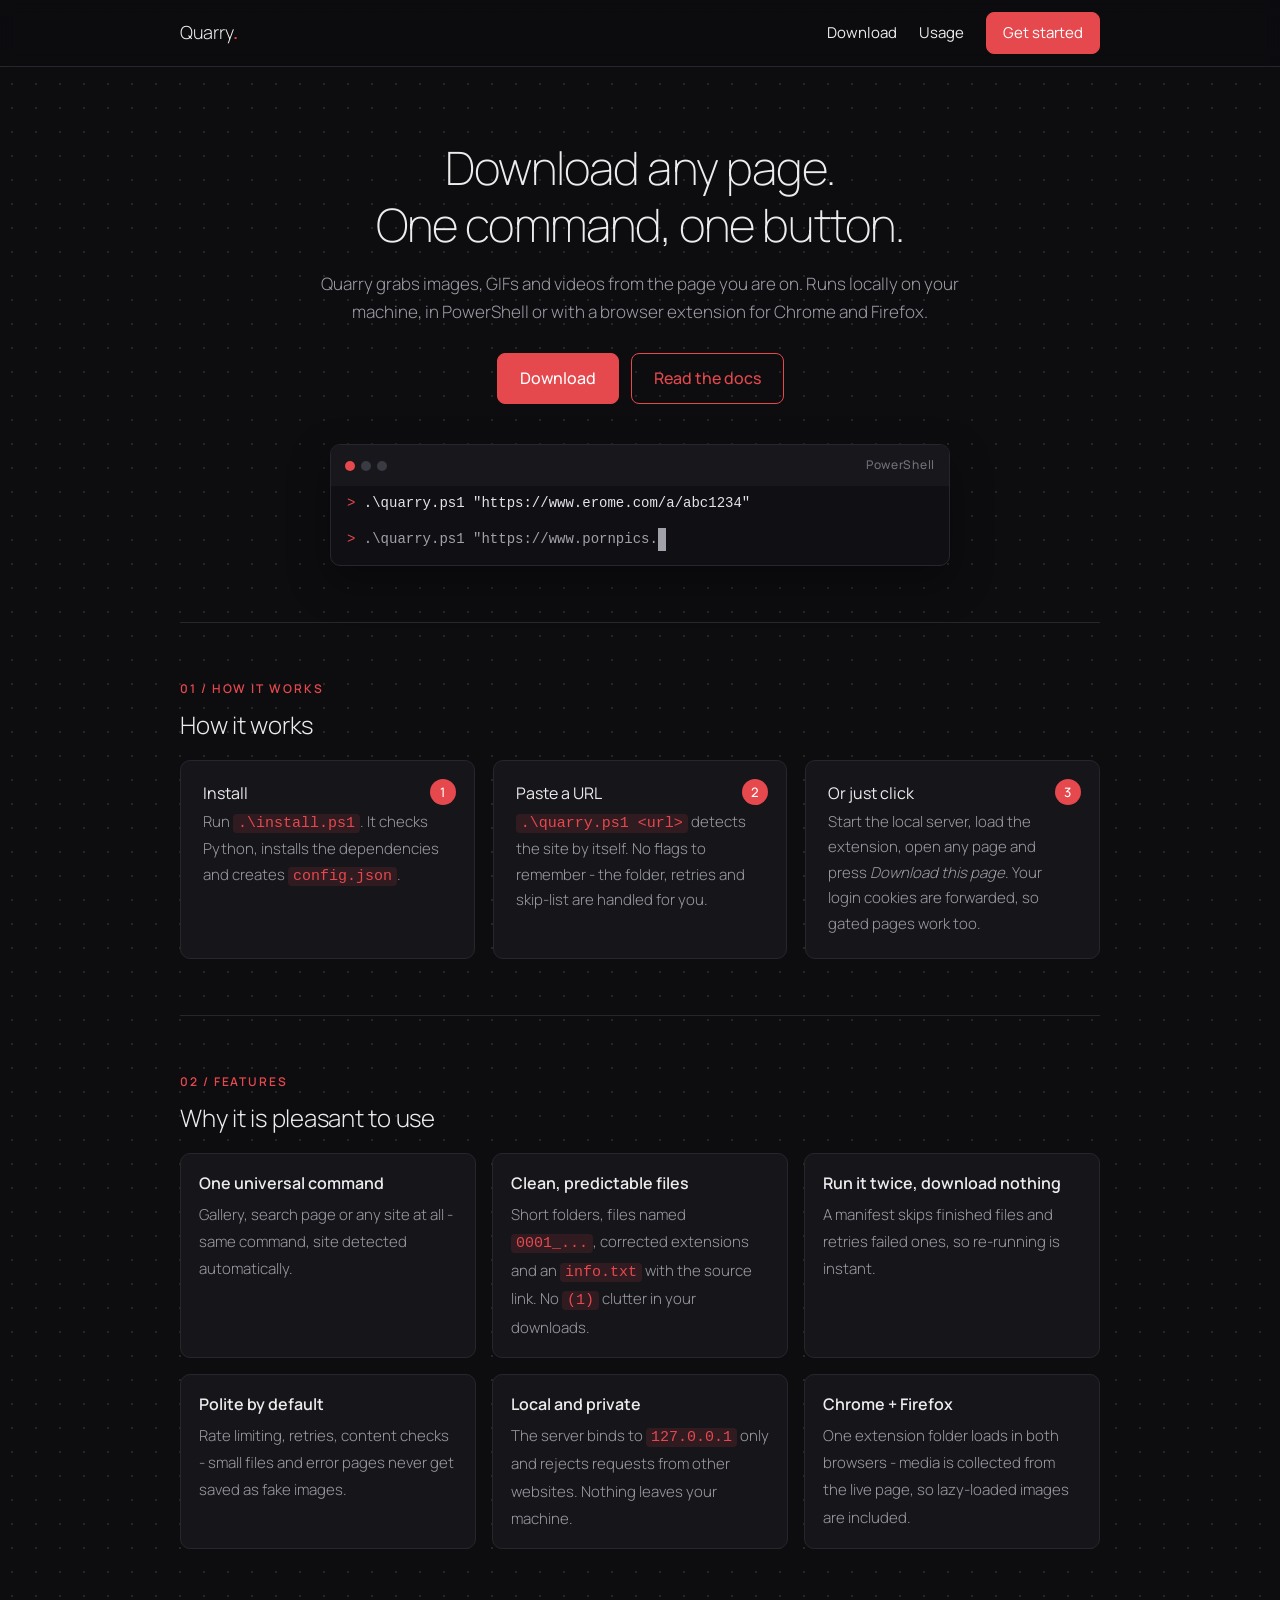
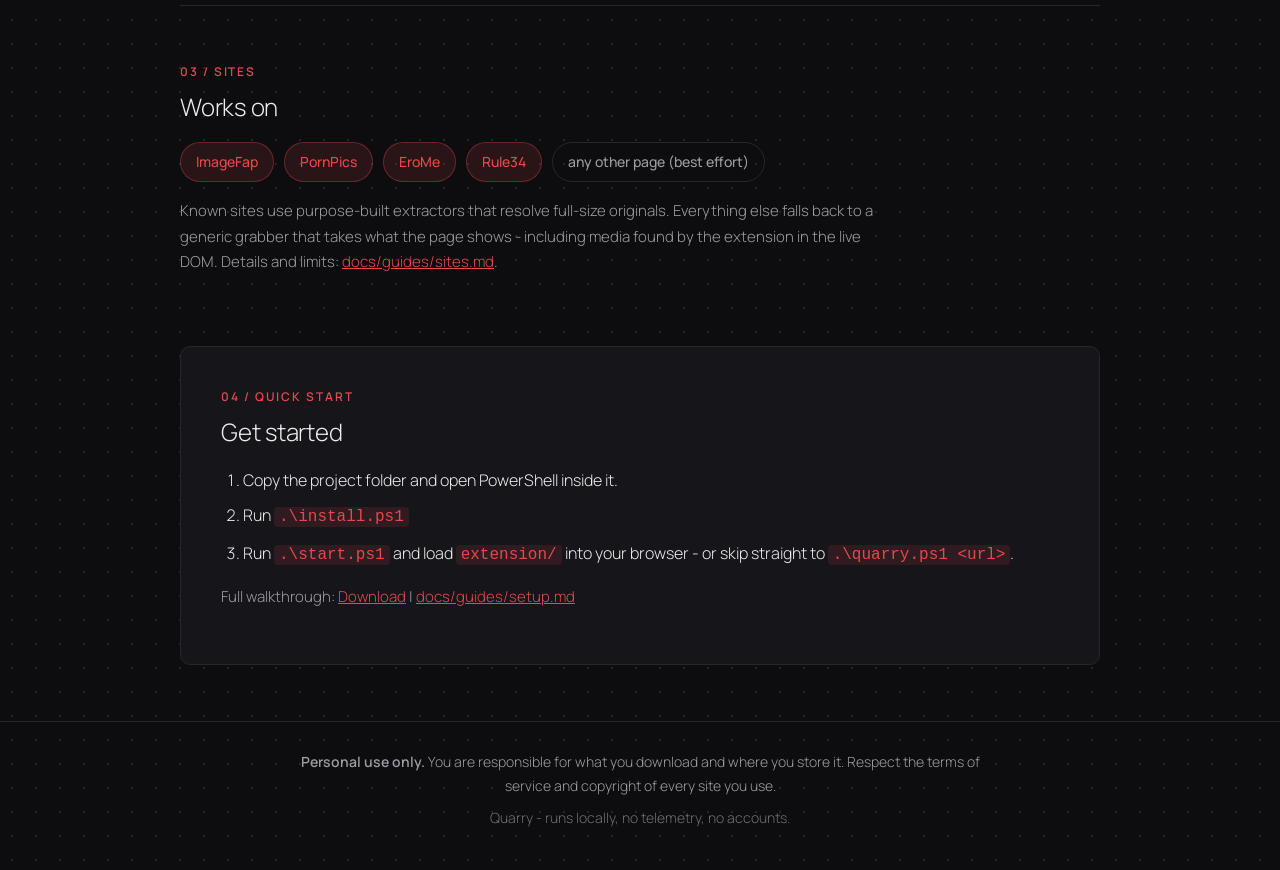
<file: docs/index.html>
<!DOCTYPE html>
<html lang="en">
<head>
  <meta charset="utf-8">
  <meta name="viewport" content="width=device-width, initial-scale=1">
  <meta name="color-scheme" content="dark">
  <title>Quarry - download any page</title>
  <meta name="description" content="Quarry: one PowerShell command or one browser button to download images, GIFs and videos from any page.">
  <link rel="icon" href="assets/img/favicon.svg" type="image/svg+xml">
  <link rel="preconnect" href="https://fonts.googleapis.com">
  <link rel="preconnect" href="https://fonts.gstatic.com" crossorigin>
  <link rel="stylesheet" href="https://fonts.googleapis.com/css2?family=Manrope:wght@200..800&display=swap">
  <link rel="stylesheet" href="assets/css/style.css">
</head>
<body>

  <header class="site-header">
    <nav class="nav">
      <a class="brand" href="index.html">Quarry<b>.</b></a>
      <button class="nav-toggle" id="navToggle" aria-label="Menu" aria-expanded="false">
        <span></span><span></span><span></span>
      </button>
      <ul class="nav-links" id="navLinks">
        <li><a href="download.html">Download</a></li>
        <li><a href="usage.html">Usage</a></li>
        <li><a class="btn btn-small" href="download.html">Get started</a></li>
      </ul>
    </nav>
  </header>

  <main>

    <section class="hero">
      <h1>Download any page.<br>One command, one button.</h1>
      <p class="lead">
        Quarry grabs images, GIFs and videos from the page you are on.
        Runs locally on your machine, in PowerShell or with a browser extension
        for Chrome and Firefox.
      </p>
      <div class="hero-actions">
        <a class="btn" href="download.html">Download</a>
        <a class="btn ghost" href="usage.html">Read the docs</a>
      </div>

      <div class="terminal" role="img" aria-label="Example command">
        <div class="terminal-bar">
          <span></span><span></span><span></span>
          <em>PowerShell</em>
        </div>
        <code><span class="prompt">&gt;</span> .\quarry.ps1 "https://www.erome.com/a/abc1234"</code>
        <code class="dim"><span class="prompt">&gt;</span> <span id="typedLine"></span><span class="caret">&nbsp;</span></code>
      </div>
    </section>

    <section class="cards" id="how">
      <p class="eyebrow">01 / How it works</p>
      <h2>How it works</h2>
      <div class="grid">
        <article class="card">
          <span class="step">1</span>
          <h3>Install</h3>
          <p>Run <code>.\install.ps1</code>. It checks Python, installs the
             dependencies and creates <code>config.json</code>.</p>
        </article>
        <article class="card">
          <span class="step">2</span>
          <h3>Paste a URL</h3>
          <p><code>.\quarry.ps1 &lt;url&gt;</code> detects the site by itself.
             No flags to remember - the folder, retries and skip-list are handled
             for you.</p>
        </article>
        <article class="card">
          <span class="step">3</span>
          <h3>Or just click</h3>
          <p>Start the local server, load the extension, open any page and press
             <em>Download this page</em>. Your login cookies are forwarded, so
             gated pages work too.</p>
        </article>
      </div>
    </section>

    <section class="features">
      <p class="eyebrow">02 / Features</p>
      <h2>Why it is pleasant to use</h2>
      <ul class="feature-list">
        <li>
          <strong>One universal command</strong>
          <span>Gallery, search page or any site at all - same command, site
                detected automatically.</span>
        </li>
        <li>
          <strong>Clean, predictable files</strong>
          <span>Short folders, files named <code>0001_...</code>, corrected
                extensions and an <code>info.txt</code> with the source link.
                No <code>(1)</code> clutter in your downloads.</span>
        </li>
        <li>
          <strong>Run it twice, download nothing</strong>
          <span>A manifest skips finished files and retries failed ones, so
                re-running is instant.</span>
        </li>
        <li>
          <strong>Polite by default</strong>
          <span>Rate limiting, retries, content checks - small files and error
                pages never get saved as fake images.</span>
        </li>
        <li>
          <strong>Local and private</strong>
          <span>The server binds to <code>127.0.0.1</code> only and rejects
                requests from other websites. Nothing leaves your machine.</span>
        </li>
        <li>
          <strong>Chrome + Firefox</strong>
          <span>One extension folder loads in both browsers - media is collected
                from the live page, so lazy-loaded images are included.</span>
        </li>
      </ul>
    </section>

    <section class="sites" id="sites">
      <p class="eyebrow">03 / Sites</p>
      <h2>Works on</h2>
      <ul class="site-tags">
        <li>ImageFap</li>
        <li>PornPics</li>
        <li>EroMe</li>
        <li>Rule34</li>
        <li class="muted">any other page (best effort)</li>
      </ul>
      <p class="note">
        Known sites use purpose-built extractors that resolve full-size
        originals. Everything else falls back to a generic grabber that takes
        what the page shows - including media found by the extension in the
        live DOM. Details and limits:
        <a href="guides/sites.md">docs/guides/sites.md</a>.
      </p>
    </section>

    <section class="cta" id="get-started">
      <p class="eyebrow">04 / Quick start</p>
      <h2>Get started</h2>
      <ol class="steps">
        <li>Copy the project folder and open PowerShell inside it.</li>
        <li>Run <code>.\install.ps1</code></li>
        <li>Run <code>.\start.ps1</code> and load <code>extension/</code>
            into your browser - or skip straight to
            <code>.\quarry.ps1 &lt;url&gt;</code>.</li>
      </ol>
      <p class="note">Full walkthrough: <a href="download.html">Download</a>
        | <a href="guides/setup.md">docs/guides/setup.md</a></p>
    </section>

  </main>

  <footer class="site-footer">
    <p>
      <strong>Personal use only.</strong> You are responsible for what you
      download and where you store it. Respect the terms of service and
      copyright of every site you use.
    </p>
    <p class="dim">Quarry - runs locally, no telemetry, no accounts.</p>
  </footer>

  <script src="assets/js/script.js"></script>
</body>
</html>
</file>
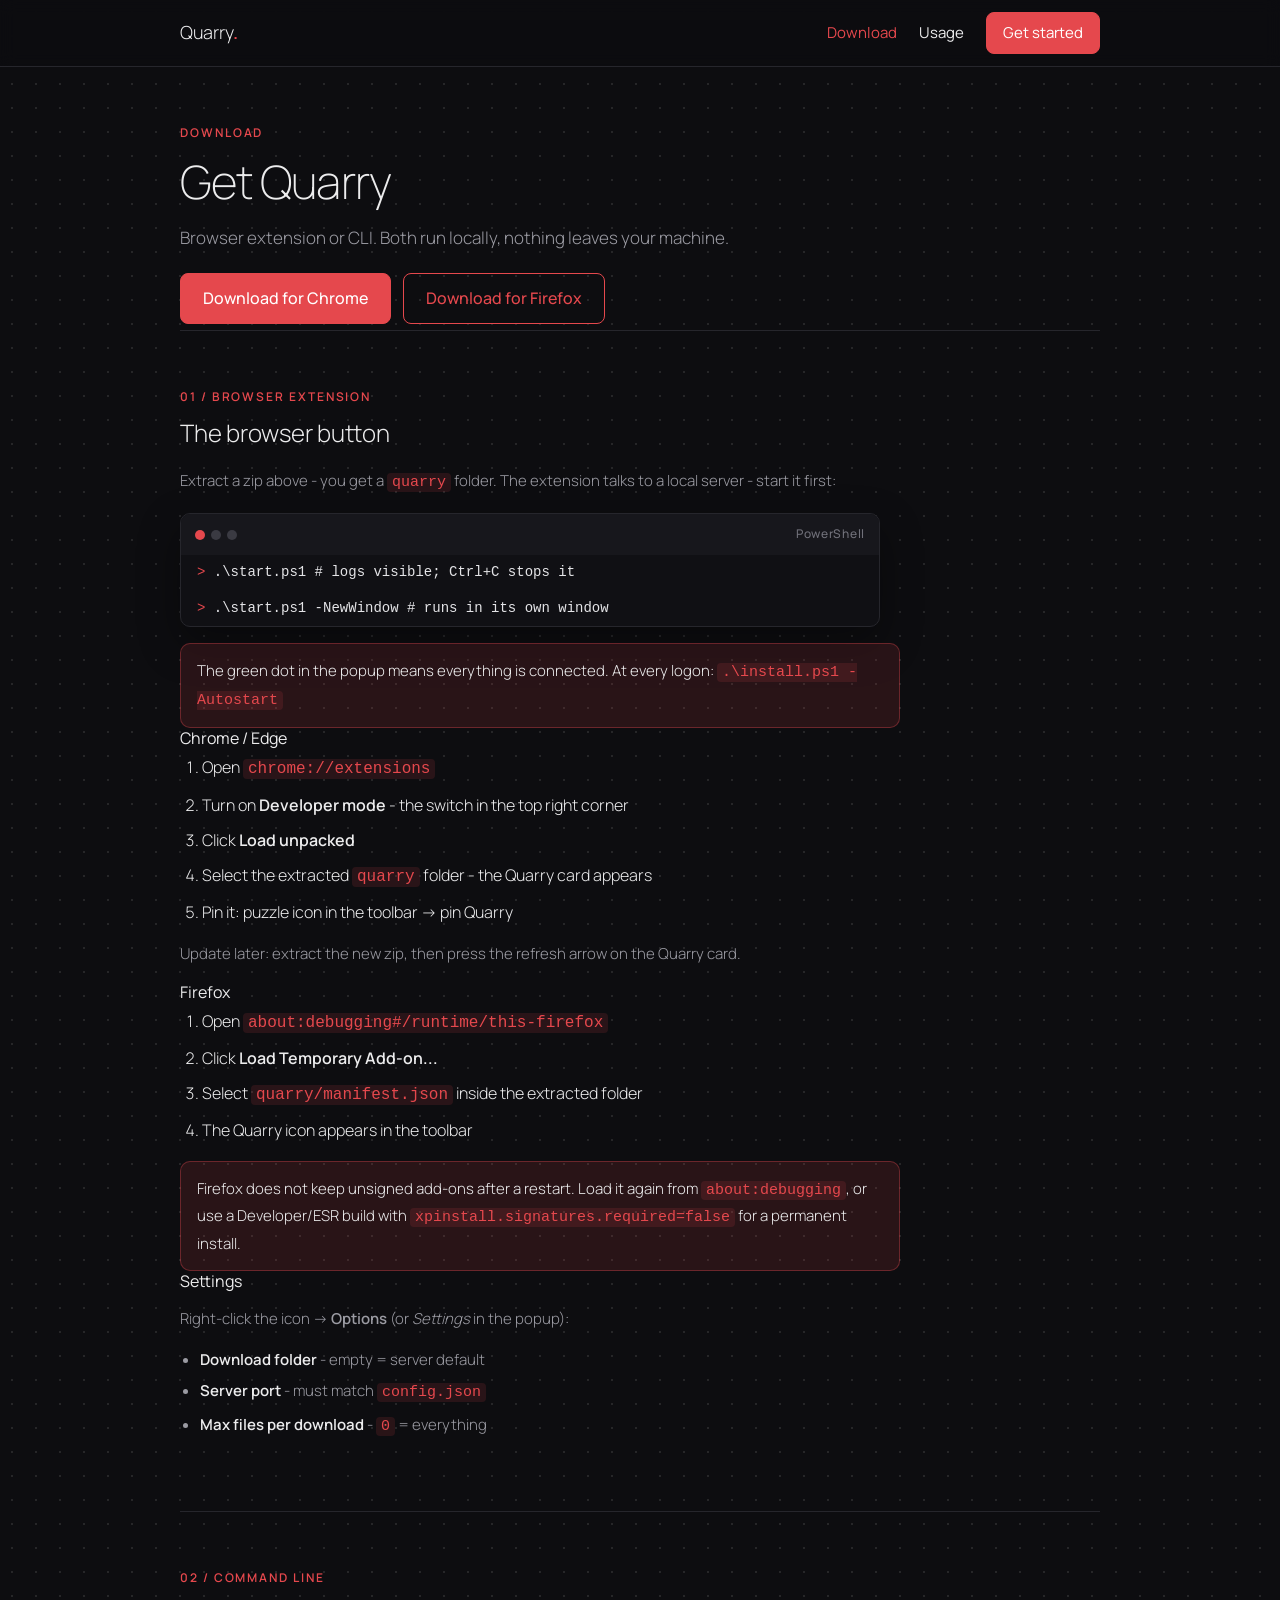
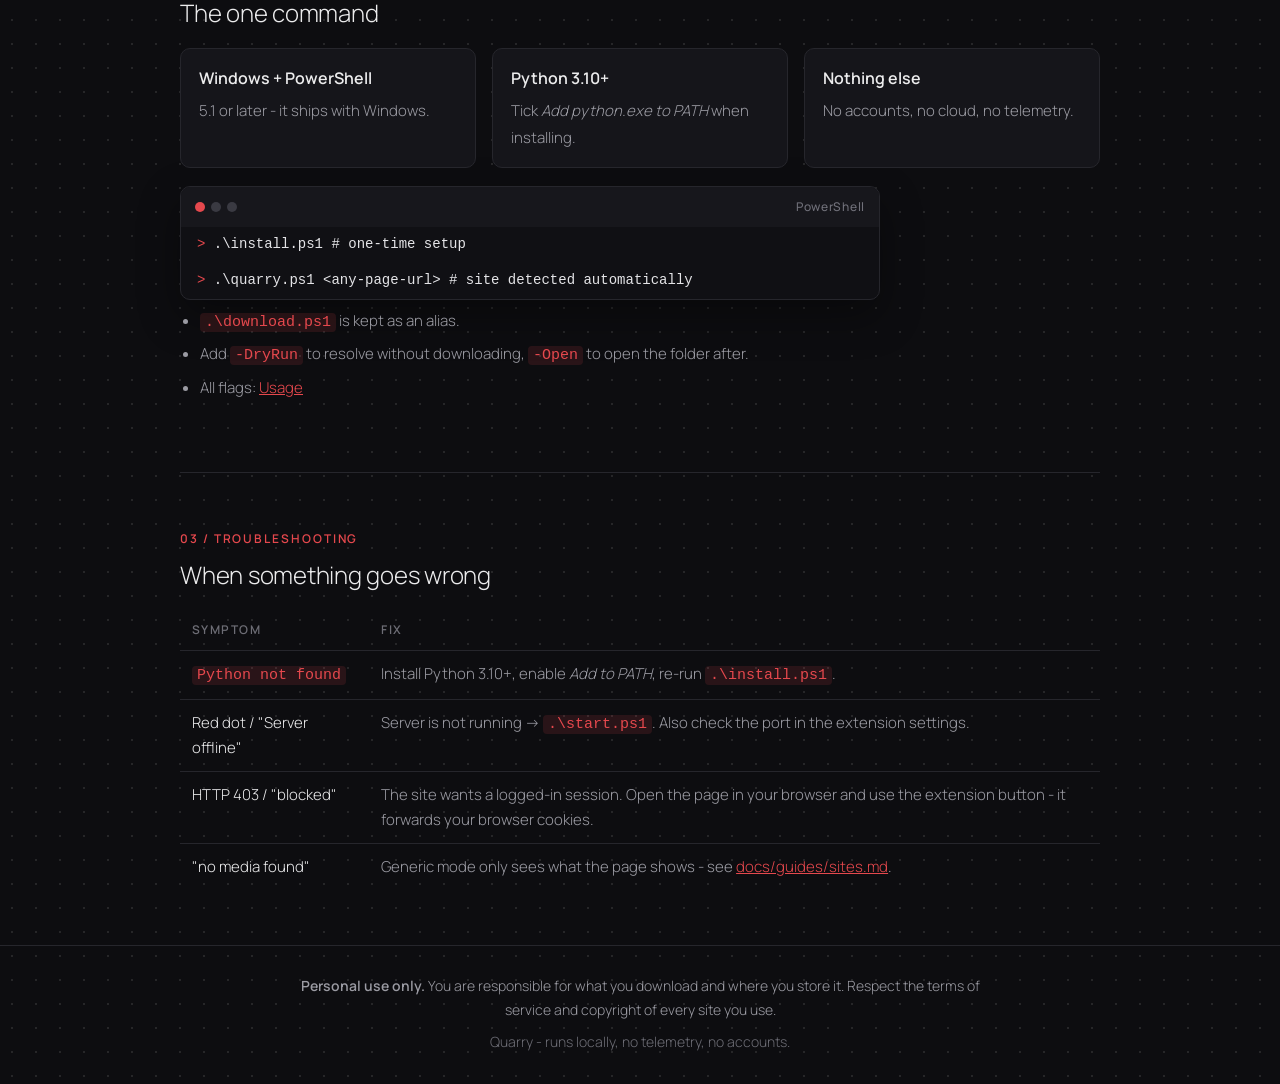
<file: docs/download.html>
<!DOCTYPE html>
<html lang="en">
<head>
  <meta charset="utf-8">
  <meta name="viewport" content="width=device-width, initial-scale=1">
  <meta name="color-scheme" content="dark">
  <title>Quarry - Download</title>
  <meta name="description" content="Download Quarry: browser extension zip for Chrome or Firefox, or install the CLI. Everything runs locally.">
  <link rel="icon" href="assets/img/favicon.svg" type="image/svg+xml">
  <link rel="preconnect" href="https://fonts.googleapis.com">
  <link rel="preconnect" href="https://fonts.gstatic.com" crossorigin>
  <link rel="stylesheet" href="https://fonts.googleapis.com/css2?family=Manrope:wght@200..800&display=swap">
  <link rel="stylesheet" href="assets/css/style.css">
</head>
<body>

  <header class="site-header">
    <nav class="nav">
      <a class="brand" href="index.html">Quarry<b>.</b></a>
      <button class="nav-toggle" id="navToggle" aria-label="Menu" aria-expanded="false">
        <span></span><span></span><span></span>
      </button>
      <ul class="nav-links" id="navLinks">
        <li><a href="download.html" aria-current="page">Download</a></li>
        <li><a href="usage.html">Usage</a></li>
        <li><a class="btn btn-small" href="download.html">Get started</a></li>
      </ul>
    </nav>
  </header>

  <main>

    <section class="page-head">
      <p class="eyebrow">Download</p>
      <h1>Get Quarry</h1>
      <p class="lead">
        Browser extension or CLI. Both run locally, nothing leaves your
        machine.
      </p>
      <div class="btn-row">
        <a class="btn" href="assets/quarry-chrome.zip" download>Download for Chrome</a>
        <a class="btn ghost" href="assets/quarry-firefox.zip" download>Download for Firefox</a>
      </div>
    </section>

    <section id="extension">
      <p class="eyebrow">01 / Browser extension</p>
      <h2>The browser button</h2>
      <p class="note">
        Extract a zip above - you get a <code>quarry</code> folder. The
        extension talks to a local server - start it first:
      </p>
      <div class="terminal tight" role="img" aria-label="Start server">
        <div class="terminal-bar">
          <span></span><span></span><span></span>
          <em>PowerShell</em>
        </div>
        <code><span class="prompt">&gt;</span> .\start.ps1            # logs visible; Ctrl+C stops it</code>
        <code><span class="prompt">&gt;</span> .\start.ps1 -NewWindow # runs in its own window</code>
      </div>
      <div class="callout">
        <p>The green dot in the popup means everything is connected.
           At every logon: <code>.\install.ps1 -Autostart</code></p>
      </div>

      <h3>Chrome / Edge</h3>
      <ol class="steps">
        <li>Open <code>chrome://extensions</code></li>
        <li>Turn on <strong>Developer mode</strong> - the switch in the top
            right corner</li>
        <li>Click <strong>Load unpacked</strong></li>
        <li>Select the extracted <code>quarry</code> folder - the Quarry card
            appears</li>
        <li>Pin it: puzzle icon in the toolbar -&gt; pin Quarry</li>
      </ol>
      <p class="note">Update later: extract the new zip, then press the refresh
        arrow on the Quarry card.</p>

      <h3>Firefox</h3>
      <ol class="steps">
        <li>Open <code>about:debugging#/runtime/this-firefox</code></li>
        <li>Click <strong>Load Temporary Add-on...</strong></li>
        <li>Select <code>quarry/manifest.json</code> inside the extracted
            folder</li>
        <li>The Quarry icon appears in the toolbar</li>
      </ol>
      <div class="callout">
        <p>Firefox does not keep unsigned add-ons after a restart. Load it
           again from <code>about:debugging</code>, or use a Developer/ESR
           build with <code>xpinstall.signatures.required=false</code> for a
           permanent install.</p>
      </div>

      <h3>Settings</h3>
      <p class="note">Right-click the icon -&gt; <strong>Options</strong>
        (or <em>Settings</em> in the popup):</p>
      <ul class="dots">
        <li><strong>Download folder</strong> - empty = server default</li>
        <li><strong>Server port</strong> - must match <code>config.json</code></li>
        <li><strong>Max files per download</strong> - <code>0</code> = everything</li>
      </ul>
    </section>

    <section id="cli">
      <p class="eyebrow">02 / Command line</p>
      <h2>The one command</h2>
      <ul class="feature-list">
        <li>
          <strong>Windows + PowerShell</strong>
          <span>5.1 or later - it ships with Windows.</span>
        </li>
        <li>
          <strong>Python 3.10+</strong>
          <span>Tick <em>Add python.exe to PATH</em> when installing.</span>
        </li>
        <li>
          <strong>Nothing else</strong>
          <span>No accounts, no cloud, no telemetry.</span>
        </li>
      </ul>
      <div class="terminal tight" role="img" aria-label="Install and run">
        <div class="terminal-bar">
          <span></span><span></span><span></span>
          <em>PowerShell</em>
        </div>
        <code><span class="prompt">&gt;</span> .\install.ps1                # one-time setup</code>
        <code><span class="prompt">&gt;</span> .\quarry.ps1 &lt;any-page-url&gt; # site detected automatically</code>
      </div>
      <ul class="dots">
        <li><code>.\download.ps1</code> is kept as an alias.</li>
        <li>Add <code>-DryRun</code> to resolve without downloading,
            <code>-Open</code> to open the folder after.</li>
        <li>All flags: <a href="usage.html">Usage</a></li>
      </ul>
    </section>

    <section id="troubleshooting">
      <p class="eyebrow">03 / Troubleshooting</p>
      <h2>When something goes wrong</h2>
      <div class="tbl-wrap">
        <table class="tbl">
          <thead>
            <tr><th>Symptom</th><th>Fix</th></tr>
          </thead>
          <tbody>
            <tr>
              <td><code>Python not found</code></td>
              <td>Install Python 3.10+, enable <em>Add to PATH</em>, re-run
                  <code>.\install.ps1</code>.</td>
            </tr>
            <tr>
              <td>Red dot / "Server offline"</td>
              <td>Server is not running -&gt; <code>.\start.ps1</code>. Also
                  check the port in the extension settings.</td>
            </tr>
            <tr>
              <td>HTTP 403 / "blocked"</td>
              <td>The site wants a logged-in session. Open the page in your
                  browser and use the extension button - it forwards your
                  browser cookies.</td>
            </tr>
            <tr>
              <td>"no media found"</td>
              <td>Generic mode only sees what the page shows -
                  see <a href="guides/sites.md">docs/guides/sites.md</a>.</td>
            </tr>
          </tbody>
        </table>
      </div>
    </section>

  </main>

  <footer class="site-footer">
    <p>
      <strong>Personal use only.</strong> You are responsible for what you
      download and where you store it. Respect the terms of service and
      copyright of every site you use.
    </p>
    <p class="dim">Quarry - runs locally, no telemetry, no accounts.</p>
  </footer>

  <script src="assets/js/script.js"></script>
</body>
</html>
</file>
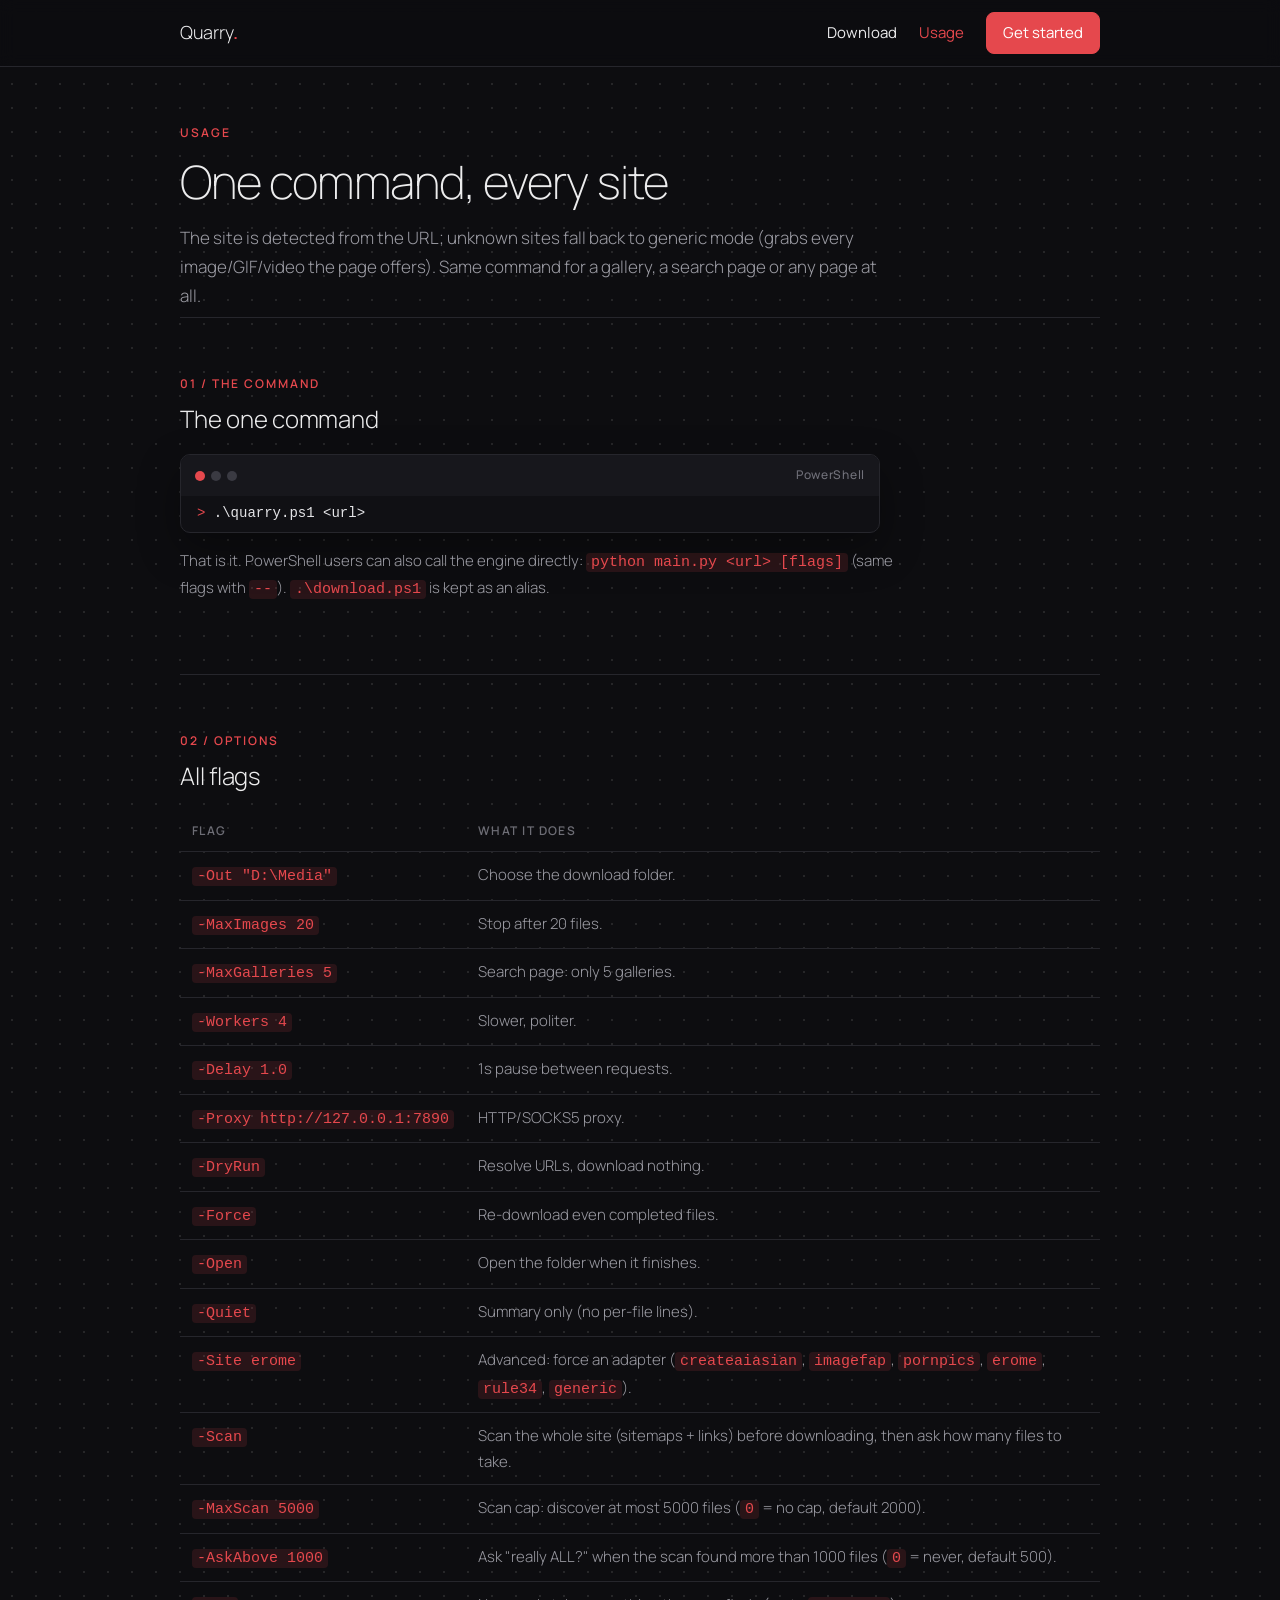
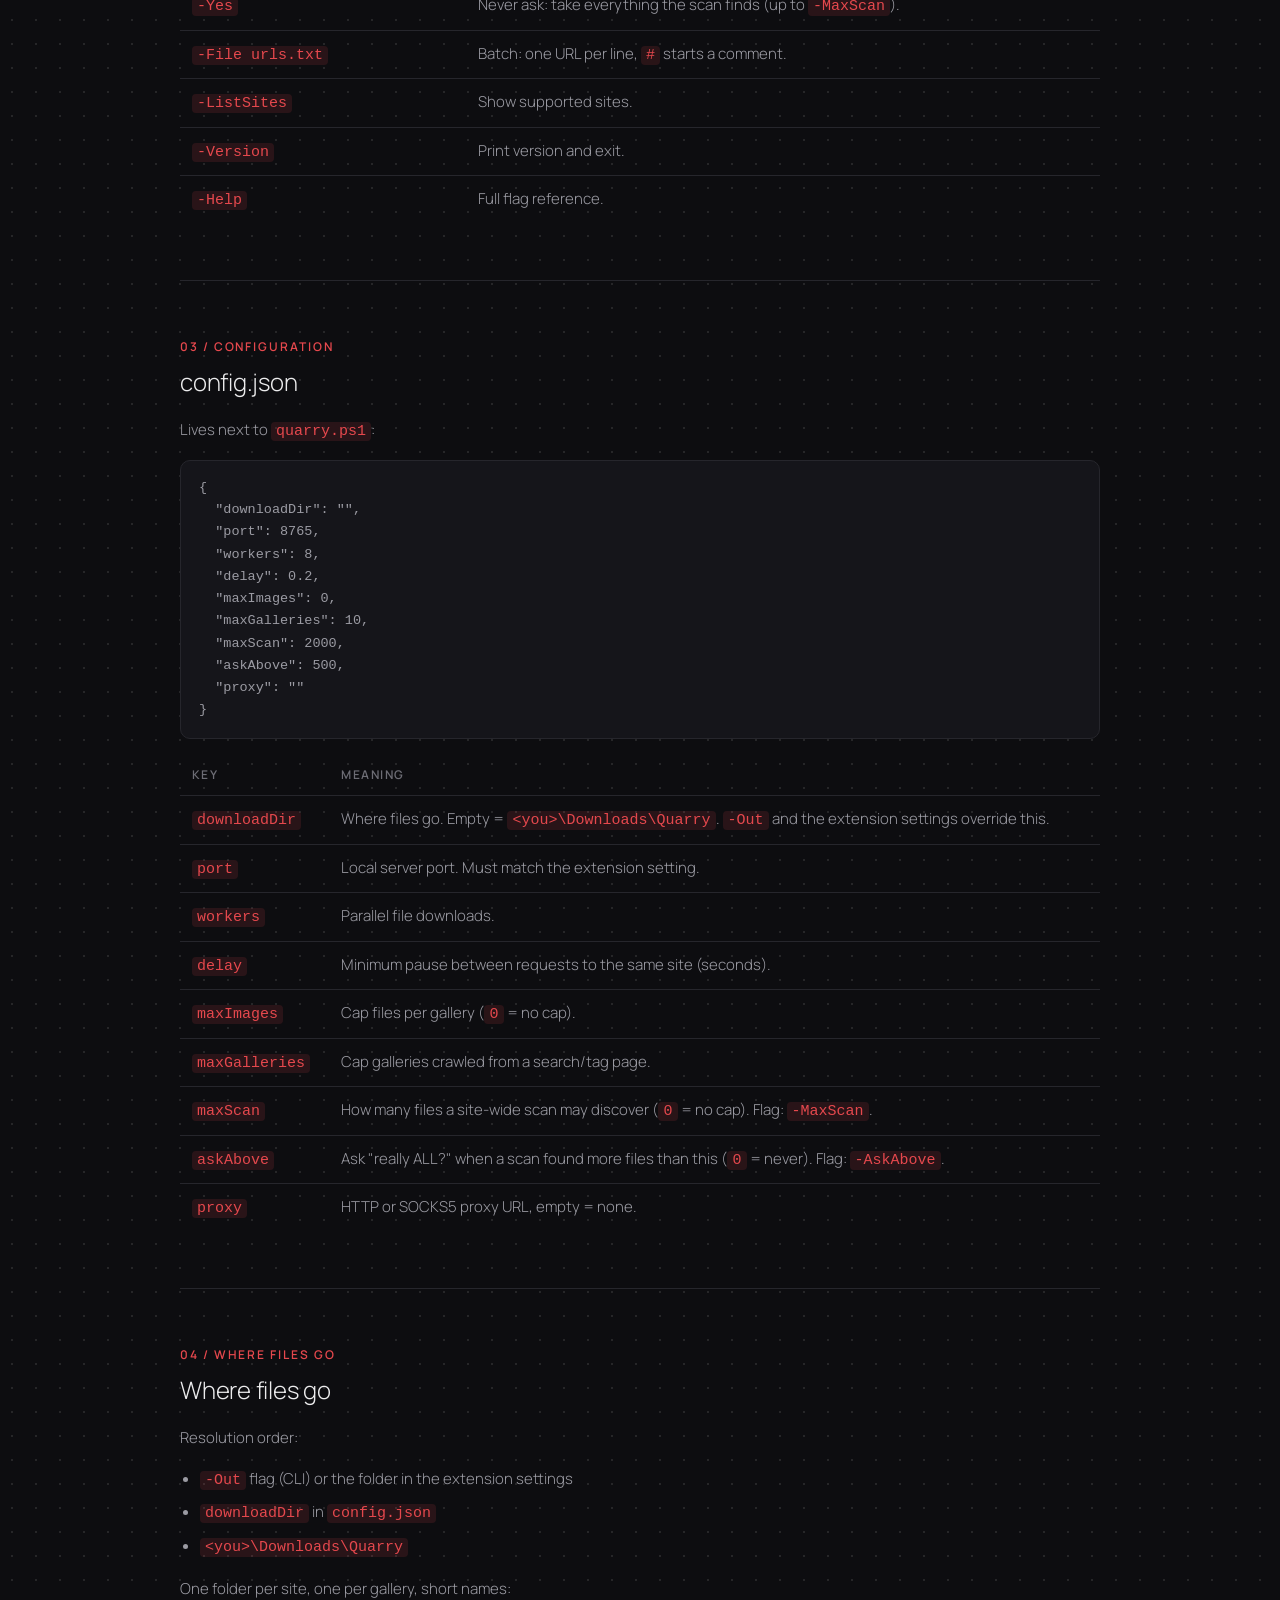
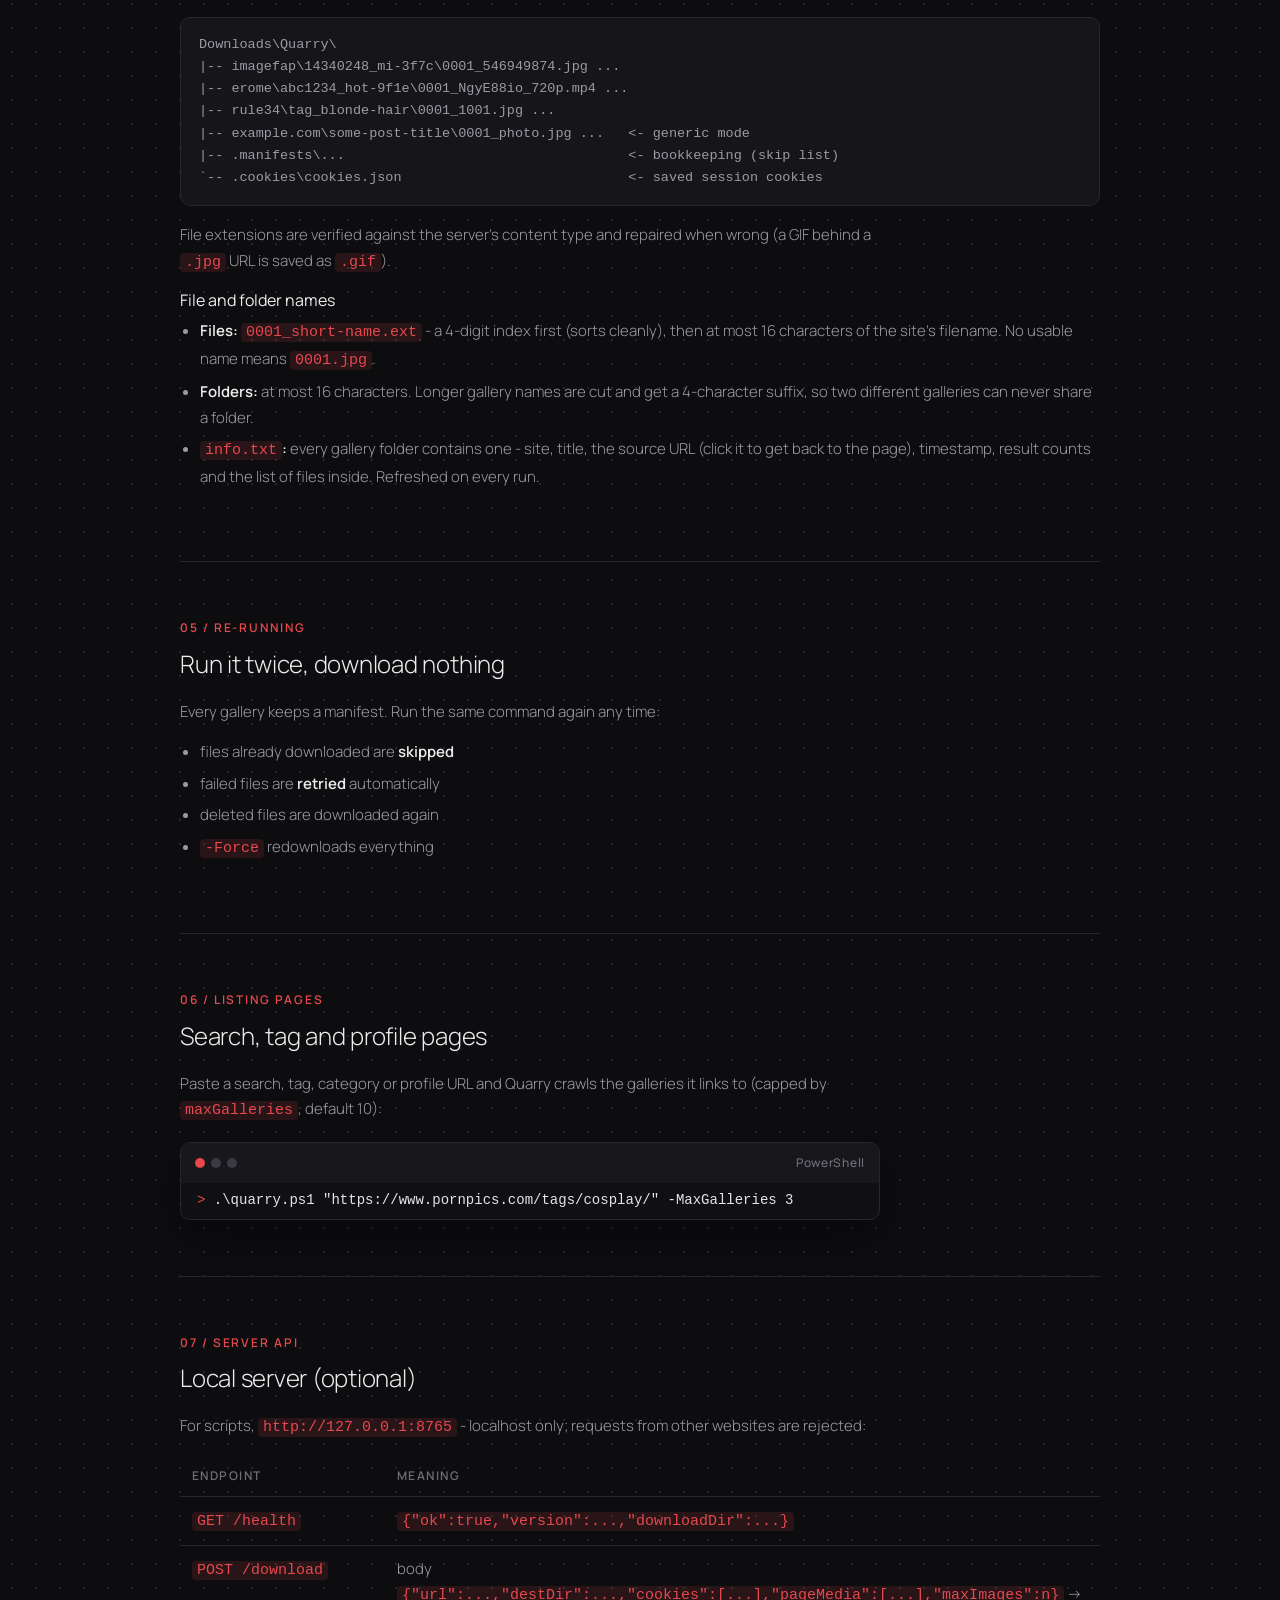
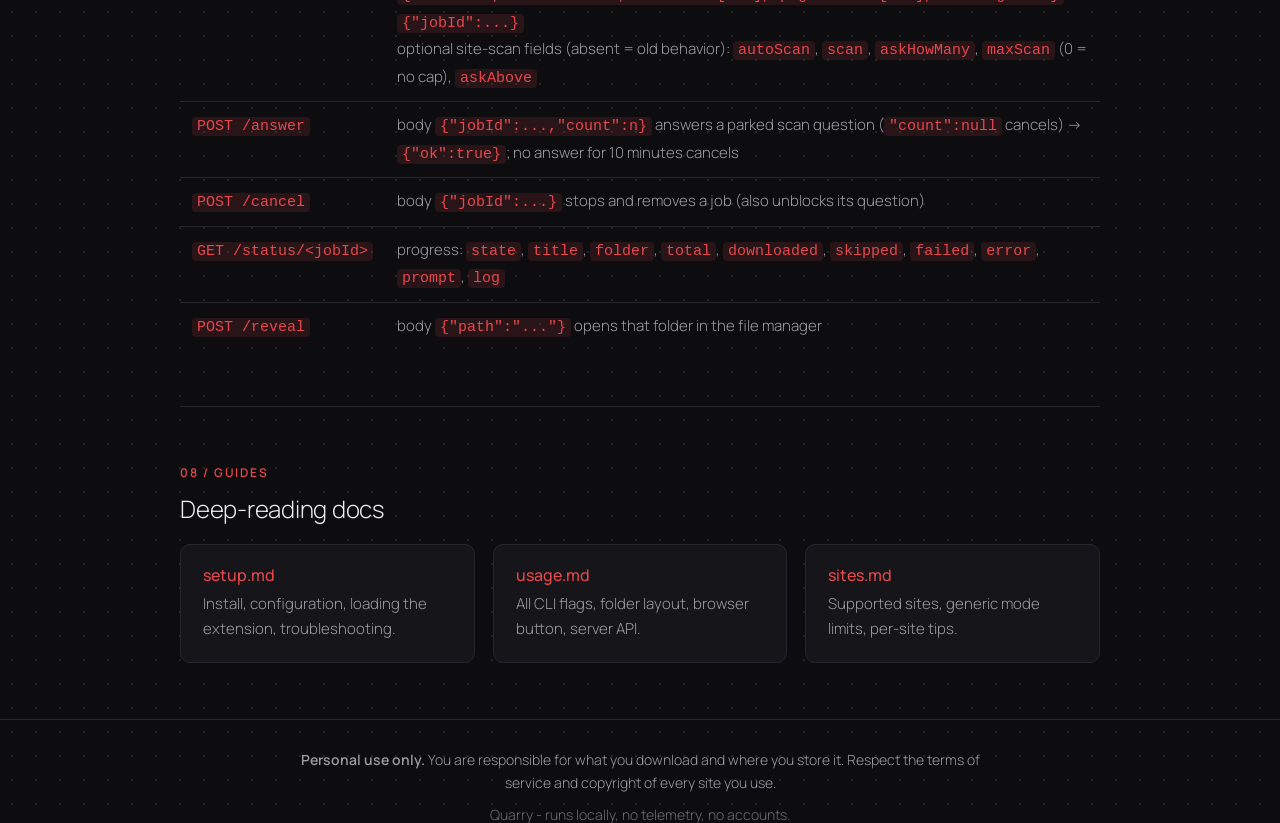
<file: docs/usage.html>
<!DOCTYPE html>
<html lang="en">
<head>
  <meta charset="utf-8">
  <meta name="viewport" content="width=device-width, initial-scale=1">
  <meta name="color-scheme" content="dark">
  <title>Quarry - Usage</title>
  <meta name="description" content="Quarry CLI reference: every flag, where files go, file and folder naming, info.txt, re-run behavior and the local server API.">
  <link rel="icon" href="assets/img/favicon.svg" type="image/svg+xml">
  <link rel="preconnect" href="https://fonts.googleapis.com">
  <link rel="preconnect" href="https://fonts.gstatic.com" crossorigin>
  <link rel="stylesheet" href="https://fonts.googleapis.com/css2?family=Manrope:wght@200..800&display=swap">
  <link rel="stylesheet" href="assets/css/style.css">
</head>
<body>

  <header class="site-header">
    <nav class="nav">
      <a class="brand" href="index.html">Quarry<b>.</b></a>
      <button class="nav-toggle" id="navToggle" aria-label="Menu" aria-expanded="false">
        <span></span><span></span><span></span>
      </button>
      <ul class="nav-links" id="navLinks">
        <li><a href="download.html">Download</a></li>
        <li><a href="usage.html" aria-current="page">Usage</a></li>
        <li><a class="btn btn-small" href="download.html">Get started</a></li>
      </ul>
    </nav>
  </header>

  <main>

    <section class="page-head">
      <p class="eyebrow">Usage</p>
      <h1>One command, every site</h1>
      <p class="lead">
        The site is detected from the URL; unknown sites fall back to generic
        mode (grabs every image/GIF/video the page offers). Same command for a
        gallery, a search page or any page at all.
      </p>
    </section>

    <section id="command">
      <p class="eyebrow">01 / The command</p>
      <h2>The one command</h2>
      <div class="terminal tight" role="img" aria-label="Main command">
        <div class="terminal-bar">
          <span></span><span></span><span></span>
          <em>PowerShell</em>
        </div>
        <code><span class="prompt">&gt;</span> .\quarry.ps1 &lt;url&gt;</code>
      </div>
      <p class="note">
        That is it. PowerShell users can also call the engine directly:
        <code>python main.py &lt;url&gt; [flags]</code> (same flags with
        <code>--</code>). <code>.\download.ps1</code> is kept as an alias.
      </p>
    </section>

    <section id="options">
      <p class="eyebrow">02 / Options</p>
      <h2>All flags</h2>
      <div class="tbl-wrap">
        <table class="tbl">
          <thead>
            <tr><th>Flag</th><th>What it does</th></tr>
          </thead>
          <tbody>
            <tr><td><code>-Out "D:\Media"</code></td><td>Choose the download folder.</td></tr>
            <tr><td><code>-MaxImages 20</code></td><td>Stop after 20 files.</td></tr>
            <tr><td><code>-MaxGalleries 5</code></td><td>Search page: only 5 galleries.</td></tr>
            <tr><td><code>-Workers 4</code></td><td>Slower, politer.</td></tr>
            <tr><td><code>-Delay 1.0</code></td><td>1s pause between requests.</td></tr>
            <tr><td><code>-Proxy http://127.0.0.1:7890</code></td><td>HTTP/SOCKS5 proxy.</td></tr>
            <tr><td><code>-DryRun</code></td><td>Resolve URLs, download nothing.</td></tr>
            <tr><td><code>-Force</code></td><td>Re-download even completed files.</td></tr>
            <tr><td><code>-Open</code></td><td>Open the folder when it finishes.</td></tr>
            <tr><td><code>-Quiet</code></td><td>Summary only (no per-file lines).</td></tr>
            <tr><td><code>-Site erome</code></td><td>Advanced: force an adapter
                (<code>createaiasian</code>, <code>imagefap</code>, <code>pornpics</code>,
                <code>erome</code>, <code>rule34</code>, <code>generic</code>).</td></tr>
            <tr><td><code>-Scan</code></td><td>Scan the whole site (sitemaps + links)
                before downloading, then ask how many files to take.</td></tr>
            <tr><td><code>-MaxScan 5000</code></td><td>Scan cap: discover at most
                5000 files (<code>0</code> = no cap, default 2000).</td></tr>
            <tr><td><code>-AskAbove 1000</code></td><td>Ask "really ALL?" when the
                scan found more than 1000 files (<code>0</code> = never, default 500).</td></tr>
            <tr><td><code>-Yes</code></td><td>Never ask: take everything the scan
                finds (up to <code>-MaxScan</code>).</td></tr>
            <tr><td><code>-File urls.txt</code></td><td>Batch: one URL per line,
                <code>#</code> starts a comment.</td></tr>
            <tr><td><code>-ListSites</code></td><td>Show supported sites.</td></tr>
            <tr><td><code>-Version</code></td><td>Print version and exit.</td></tr>
            <tr><td><code>-Help</code></td><td>Full flag reference.</td></tr>
          </tbody>
        </table>
      </div>
    </section>

    <section id="config">
      <p class="eyebrow">03 / Configuration</p>
      <h2>config.json</h2>
      <p class="note">Lives next to <code>quarry.ps1</code>:</p>
      <pre class="block">{
  "downloadDir": "",
  "port": 8765,
  "workers": 8,
  "delay": 0.2,
  "maxImages": 0,
  "maxGalleries": 10,
  "maxScan": 2000,
  "askAbove": 500,
  "proxy": ""
}</pre>
      <div class="tbl-wrap">
        <table class="tbl">
          <thead>
            <tr><th>Key</th><th>Meaning</th></tr>
          </thead>
          <tbody>
            <tr>
              <td><code>downloadDir</code></td>
              <td>Where files go. Empty = <code>&lt;you&gt;\Downloads\Quarry</code>.
                  <code>-Out</code> and the extension settings override this.</td>
            </tr>
            <tr>
              <td><code>port</code></td>
              <td>Local server port. Must match the extension setting.</td>
            </tr>
            <tr>
              <td><code>workers</code></td>
              <td>Parallel file downloads.</td>
            </tr>
            <tr>
              <td><code>delay</code></td>
              <td>Minimum pause between requests to the same site (seconds).</td>
            </tr>
            <tr>
              <td><code>maxImages</code></td>
              <td>Cap files per gallery (<code>0</code> = no cap).</td>
            </tr>
            <tr>
              <td><code>maxGalleries</code></td>
              <td>Cap galleries crawled from a search/tag page.</td>
            </tr>
            <tr>
              <td><code>maxScan</code></td>
              <td>How many files a site-wide scan may discover
                  (<code>0</code> = no cap). Flag: <code>-MaxScan</code>.</td>
            </tr>
            <tr>
              <td><code>askAbove</code></td>
              <td>Ask "really ALL?" when a scan found more files than this
                  (<code>0</code> = never). Flag: <code>-AskAbove</code>.</td>
            </tr>
            <tr>
              <td><code>proxy</code></td>
              <td>HTTP or SOCKS5 proxy URL, empty = none.</td>
            </tr>
          </tbody>
        </table>
      </div>
    </section>

    <section id="folders">
      <p class="eyebrow">04 / Where files go</p>
      <h2>Where files go</h2>
      <p class="note">Resolution order:</p>
      <ul class="dots">
        <li><code>-Out</code> flag (CLI) or the folder in the extension settings</li>
        <li><code>downloadDir</code> in <code>config.json</code></li>
        <li><code>&lt;you&gt;\Downloads\Quarry</code></li>
      </ul>
      <p class="note">One folder per site, one per gallery, short names:</p>
      <pre class="block">Downloads\Quarry\
|-- imagefap\14340248_mi-3f7c\0001_546949874.jpg ...
|-- erome\abc1234_hot-9f1e\0001_NgyE88io_720p.mp4 ...
|-- rule34\tag_blonde-hair\0001_1001.jpg ...
|-- example.com\some-post-title\0001_photo.jpg ...   &lt;- generic mode
|-- .manifests\...                                   &lt;- bookkeeping (skip list)
`-- .cookies\cookies.json                            &lt;- saved session cookies</pre>
      <p class="note">
        File extensions are verified against the server's content type and
        repaired when wrong (a GIF behind a <code>.jpg</code> URL is saved as
        <code>.gif</code>).
      </p>

      <h3>File and folder names</h3>
      <ul class="dots">
        <li><strong>Files:</strong> <code>0001_short-name.ext</code> - a 4-digit
            index first (sorts cleanly), then at most 16 characters of the
            site's filename. No usable name means <code>0001.jpg</code>.</li>
        <li><strong>Folders:</strong> at most 16 characters. Longer gallery
            names are cut and get a 4-character suffix, so two different
            galleries can never share a folder.</li>
        <li><strong><code>info.txt</code>:</strong> every gallery folder
            contains one - site, title, the source URL (click it to get back to
            the page), timestamp, result counts and the list of files inside.
            Refreshed on every run.</li>
      </ul>
    </section>

    <section id="rerun">
      <p class="eyebrow">05 / Re-running</p>
      <h2>Run it twice, download nothing</h2>
      <p class="note">
        Every gallery keeps a manifest. Run the same command again any time:
      </p>
      <ul class="dots">
        <li>files already downloaded are <strong>skipped</strong></li>
        <li>failed files are <strong>retried</strong> automatically</li>
        <li>deleted files are downloaded again</li>
        <li><code>-Force</code> redownloads everything</li>
      </ul>
    </section>

    <section id="listings">
      <p class="eyebrow">06 / Listing pages</p>
      <h2>Search, tag and profile pages</h2>
      <p class="note">
        Paste a search, tag, category or profile URL and Quarry crawls the
        galleries it links to (capped by <code>maxGalleries</code>, default 10):
      </p>
      <div class="terminal tight" role="img" aria-label="Listing example">
        <div class="terminal-bar">
          <span></span><span></span><span></span>
          <em>PowerShell</em>
        </div>
        <code><span class="prompt">&gt;</span> .\quarry.ps1 "https://www.pornpics.com/tags/cosplay/" -MaxGalleries 3</code>
      </div>
    </section>

    <section id="api">
      <p class="eyebrow">07 / Server API</p>
      <h2>Local server (optional)</h2>
      <p class="note">
        For scripts, <code>http://127.0.0.1:8765</code> - localhost only;
        requests from other websites are rejected:
      </p>
      <div class="tbl-wrap">
        <table class="tbl">
          <thead>
            <tr><th>Endpoint</th><th>Meaning</th></tr>
          </thead>
          <tbody>
            <tr>
              <td><code>GET /health</code></td>
              <td><code>{"ok":true,"version":...,"downloadDir":...}</code></td>
            </tr>
            <tr>
              <td><code>POST /download</code></td>
              <td>body <code>{"url":...,"destDir":...,"cookies":[...],"pageMedia":[...],"maxImages":n}</code>
                  -&gt; <code>{"jobId":...}</code><br>
                  optional site-scan fields (absent = old behavior):
                  <code>autoScan</code>, <code>scan</code>, <code>askHowMany</code>,
                  <code>maxScan</code> (0 = no cap), <code>askAbove</code></td>
            </tr>
            <tr>
              <td><code>POST /answer</code></td>
              <td>body <code>{"jobId":...,"count":n}</code> answers a parked scan
                  question (<code>"count":null</code> cancels) -&gt;
                  <code>{"ok":true}</code>; no answer for 10 minutes cancels</td>
            </tr>
            <tr>
              <td><code>POST /cancel</code></td>
              <td>body <code>{"jobId":...}</code> stops and removes a job
                  (also unblocks its question)</td>
            </tr>
            <tr>
              <td><code>GET /status/&lt;jobId&gt;</code></td>
              <td>progress: <code>state</code>, <code>title</code>,
                  <code>folder</code>, <code>total</code>, <code>downloaded</code>,
                  <code>skipped</code>, <code>failed</code>, <code>error</code>,
                  <code>prompt</code>, <code>log</code></td>
            </tr>
            <tr>
              <td><code>POST /reveal</code></td>
              <td>body <code>{"path":"..."}</code> opens that folder in the file
                  manager</td>
            </tr>
          </tbody>
        </table>
      </div>
    </section>

    <section id="guides">
      <p class="eyebrow">08 / Guides</p>
      <h2>Deep-reading docs</h2>
      <div class="grid">
        <a class="doc-link" href="guides/setup.md">
          <h3>setup.md</h3>
          <p>Install, configuration, loading the extension, troubleshooting.</p>
        </a>
        <a class="doc-link" href="guides/usage.md">
          <h3>usage.md</h3>
          <p>All CLI flags, folder layout, browser button, server API.</p>
        </a>
        <a class="doc-link" href="guides/sites.md">
          <h3>sites.md</h3>
          <p>Supported sites, generic mode limits, per-site tips.</p>
        </a>
      </div>
    </section>

  </main>

  <footer class="site-footer">
    <p>
      <strong>Personal use only.</strong> You are responsible for what you
      download and where you store it. Respect the terms of service and
      copyright of every site you use.
    </p>
    <p class="dim">Quarry - runs locally, no telemetry, no accounts.</p>
  </footer>

  <script src="assets/js/script.js"></script>
</body>
</html>
</file>
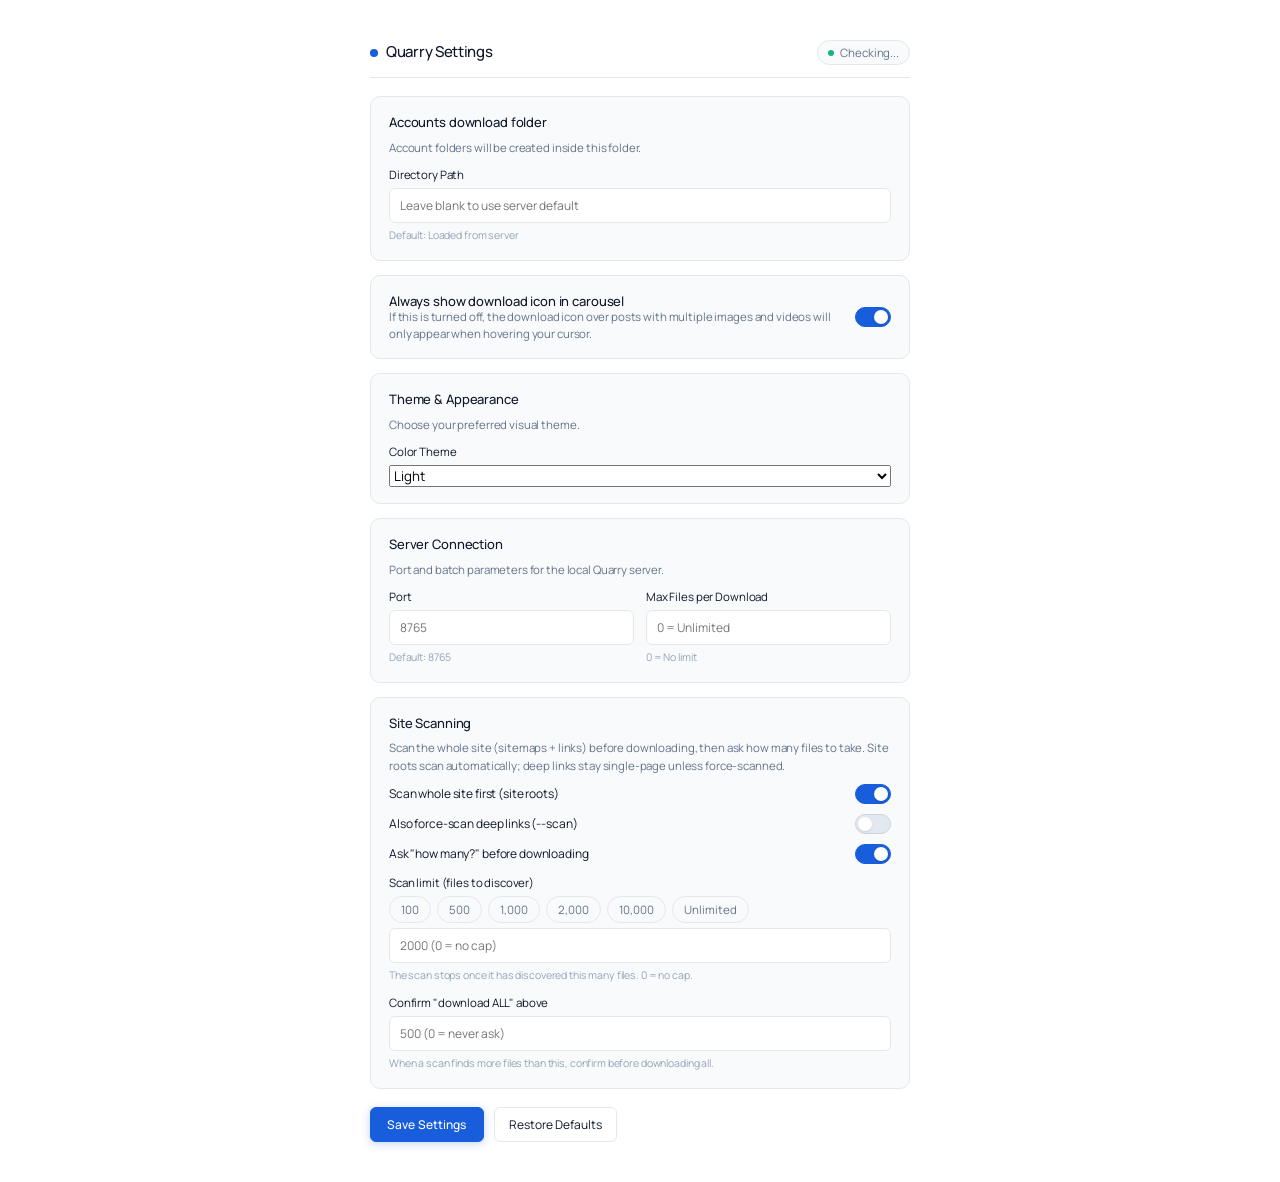
<file: extension/options/options.html>
<!DOCTYPE html>
<html lang="en">
<head>
  <meta charset="utf-8">
  <meta name="viewport" content="width=device-width, initial-scale=1.0">
  <title>Quarry Settings</title>
  <link rel="preconnect" href="https://fonts.googleapis.com">
  <link rel="preconnect" href="https://fonts.gstatic.com" crossorigin>
  <link href="https://fonts.googleapis.com/css2?family=Manrope:wght@200;300;400;500;600;700;800&display=swap" rel="stylesheet">
  <link rel="stylesheet" href="options.css">
</head>
<body>
  <div class="settings-container">
    <!-- Header -->
    <header class="header">
      <div class="brand">
        <span class="brand-mark"></span>
        <h1 class="brand-name">Quarry Settings</h1>
      </div>
      <div id="statusBadge" class="status-badge online">
        <span class="status-dot"></span>
        <span id="statusText">Checking...</span>
      </div>
    </header>

    <form id="settingsForm" class="settings-form">
      <!-- Section: Download Folder -->
      <section class="card">
        <h2 class="card-title">Accounts download folder</h2>
        <p class="card-desc">Account folders will be created inside this folder.</p>
        
        <div class="field-group">
          <label for="destDir">Directory Path</label>
          <input type="text" id="destDir" placeholder="Leave blank to use server default" spellcheck="false">
          <span id="destHint" class="field-hint">Default: Loaded from server</span>
        </div>
      </section>

      <!-- Section: Instagram In-Page Options -->
      <section class="card">
        <div class="toggle-row">
          <div class="toggle-info">
            <h2 class="card-title">Always show download icon in carousel</h2>
            <p class="card-desc">If this is turned off, the download icon over posts with multiple images and videos will only appear when hovering your cursor.</p>
          </div>
          <label class="switch">
            <input type="checkbox" id="alwaysShowCarousel" checked>
            <span class="slider"></span>
          </label>
        </div>
      </section>

      <!-- Section: Theme & Appearance -->
      <section class="card">
        <h2 class="card-title">Theme & Appearance</h2>
        <p class="card-desc">Choose your preferred visual theme.</p>
        
        <div class="field-group">
          <label for="themeSelect">Color Theme</label>
          <select id="themeSelect">
            <option value="light">Light</option>
            <option value="dark">Dark</option>
            <option value="system">System Default</option>
          </select>
        </div>
      </section>

      <!-- Section: Server & Connection -->
      <section class="card">
        <h2 class="card-title">Server Connection</h2>
        <p class="card-desc">Port and batch parameters for the local Quarry server.</p>

        <div class="grid-2">
          <div class="field-group">
            <label for="port">Port</label>
            <input type="number" id="port" min="1" max="65535" placeholder="8765">
            <span class="field-hint">Default: 8765</span>
          </div>

          <div class="field-group">
            <label for="maxImages">Max Files per Download</label>
            <input type="number" id="maxImages" min="0" placeholder="0 = Unlimited">
            <span class="field-hint">0 = No limit</span>
          </div>
        </div>
      </section>

      <!-- Section: Site Scanning -->
      <section class="card">
        <h2 class="card-title">Site Scanning</h2>
        <p class="card-desc">Scan the whole site (sitemaps + links) before downloading, then ask how many files to take. Site roots scan automatically; deep links stay single-page unless force-scanned.</p>

        <div class="toggle-row">
          <div class="toggle-info">
            <span class="toggle-label">Scan whole site first (site roots)</span>
          </div>
          <label class="switch">
            <input type="checkbox" id="autoScan" checked>
            <span class="slider"></span>
          </label>
        </div>

        <div class="toggle-row">
          <div class="toggle-info">
            <span class="toggle-label">Also force-scan deep links (--scan)</span>
          </div>
          <label class="switch">
            <input type="checkbox" id="scanForce">
            <span class="slider"></span>
          </label>
        </div>

        <div class="toggle-row">
          <div class="toggle-info">
            <span class="toggle-label">Ask "how many?" before downloading</span>
          </div>
          <label class="switch">
            <input type="checkbox" id="askHowMany" checked>
            <span class="slider"></span>
          </label>
        </div>

        <div class="field-group">
          <label for="maxScan">Scan limit (files to discover)</label>
          <div class="chip-row" id="scanChips">
            <button type="button" class="chip-opt" data-cap="100">100</button>
            <button type="button" class="chip-opt" data-cap="500">500</button>
            <button type="button" class="chip-opt" data-cap="1000">1,000</button>
            <button type="button" class="chip-opt" data-cap="2000">2,000</button>
            <button type="button" class="chip-opt" data-cap="10000">10,000</button>
            <button type="button" class="chip-opt" data-cap="0">Unlimited</button>
          </div>
          <input type="number" id="maxScan" min="0" placeholder="2000 (0 = no cap)">
          <span class="field-hint">The scan stops once it has discovered this many files. 0 = no cap.</span>
        </div>

        <div class="field-group">
          <label for="askAbove">Confirm "download ALL" above</label>
          <input type="number" id="askAbove" min="0" placeholder="500 (0 = never ask)">
          <span class="field-hint">When a scan finds more files than this, confirm before downloading all.</span>
        </div>
      </section>

      <!-- Actions -->
      <div class="form-actions">
        <button type="submit" class="btn-primary">Save Settings</button>
        <button type="button" id="resetBtn" class="btn-secondary">Restore Defaults</button>
        <span id="saveStatus" class="save-status"></span>
      </div>
    </form>
  </div>

  <script src="options.js"></script>
</body>
</html>
</file>
<file: docs/assets/css/style.css>
/* Quarry - dark-only, red accent, sharp dotted grid, thin Manrope.
   Dark is the one and only theme (no light mode, no toggle). */

:root {
  color-scheme: dark;

  --bg: #0d0d10;
  --bg-soft: #15151a;
  --header-bg: rgba(13, 13, 16, 0.92);
  --fg: #ececed;
  --muted: #9b9ba3;
  --dim: #6d6d75;
  --line: #26262c;
  --accent: #e5484d;
  --accent-soft: rgba(229, 72, 77, 0.13);
  --accent-line: rgba(229, 72, 77, 0.35);
  --dot: rgba(255, 255, 255, 0.10);
  --radius: 10px;
  --font: "Manrope", ui-sans-serif, system-ui, -apple-system, "Segoe UI",
          sans-serif;
}

* { box-sizing: border-box; }

html { scroll-behavior: smooth; }

/* Sharp dots: hard-stop gradient (no blur band), 1.4px radius, punchy alpha.
   Two color stops touching at the same position = crisp circle edge. */
body {
  margin: 0;
  color: var(--fg);
  font: 300 16px/1.7 var(--font);
  background-color: var(--bg);
  background-image: radial-gradient(circle, var(--dot) 0 1.4px, transparent 1.4px);
  background-size: 24px 24px;
}

::selection { background: var(--accent); color: #fff; }

main { max-width: 960px; margin: 0 auto; padding: 0 20px; }

/* --------------------------------------- type: thin Manrope weight ladder
   200 h1 | 300 body, h2, lead, brand | 400 h3, code, nav | 500 buttons,
   tags, micro UI | 600 eyebrow, strong, brand accent                     */

h1, h2, h3 { line-height: 1.25; margin: 0; }
h1 { font-size: clamp(30px, 5vw, 46px); font-weight: 200; letter-spacing: -0.02em; }
h2 { font-size: 24px; font-weight: 300; margin: 0 0 20px; letter-spacing: -0.01em; }
h3 { font-size: 16px; font-weight: 400; margin: 0 0 6px; }
strong, b { font-weight: 600; }

.eyebrow {
  margin: 0 0 10px;
  font-size: 12px;
  font-weight: 600;
  letter-spacing: 0.16em;
  text-transform: uppercase;
  color: var(--accent);
}

a { color: var(--accent); }
code {
  background: var(--accent-soft);
  color: var(--accent);
  padding: 1px 5px;
  border-radius: 4px;
  font-weight: 400;
}

section { padding: 56px 0; border-top: 1px solid var(--line); }
section:first-of-type { border-top: 0; }
section[id] { scroll-margin-top: 64px; }

/* ---------------------------------------------------------- page header */

.page-head { padding: 56px 0 6px; }
.page-head .lead { margin: 14px 0 0; max-width: 700px; }
.page-head .lead code { white-space: nowrap; }

/* ------------------------------------------------------------ header */

.site-header {
  position: sticky;
  top: 0;
  z-index: 10;
  background: var(--header-bg);
  backdrop-filter: blur(8px);
  border-bottom: 1px solid var(--line);
}

.nav {
  max-width: 960px;
  margin: 0 auto;
  padding: 12px 20px;
  display: flex;
  align-items: center;
  justify-content: space-between;
}

.brand {
  font-size: 18px;
  font-weight: 300;
  color: var(--fg);
  text-decoration: none;
  letter-spacing: -0.3px;
}
.brand b { color: var(--accent); font-weight: 600; }

.nav-links {
  display: flex;
  align-items: center;
  gap: 22px;
  list-style: none;
  margin: 0;
  padding: 0;
}
.nav-links a { color: var(--fg); text-decoration: none; font-size: 15px; font-weight: 400; }
.nav-links a:hover { color: var(--accent); }
.nav-links a.btn, .nav-links a.btn:hover { color: #fff; }
.nav-links a[aria-current="page"] { color: var(--accent); }

.nav-toggle {
  display: none;
  flex-direction: column;
  gap: 4px;
  padding: 8px;
  background: none;
  border: 0;
  cursor: pointer;
}
.nav-toggle span {
  width: 20px;
  height: 2px;
  background: var(--fg);
}

/* --------------------------------------------------------- buttons */

.btn {
  display: inline-block;
  padding: 11px 22px;
  border: 1px solid var(--accent);
  border-radius: 8px;
  background: var(--accent);
  color: #fff;
  font-weight: 500;
  text-decoration: none;
  cursor: pointer;
}
.btn:hover { filter: brightness(1.1); }
.btn.ghost { background: transparent; color: var(--accent); }
.btn-small { padding: 7px 16px; font-size: 14px; }

.btn-row {
  display: flex;
  gap: 12px;
  flex-wrap: wrap;
  margin-top: 20px;
}

a:focus-visible,
button:focus-visible {
  outline: 2px solid var(--accent);
  outline-offset: 2px;
}

/* -------------------------------------------------------------- hero */

.hero { text-align: center; padding: 72px 0 56px; }

.hero h1 { margin: 0 0 16px; }

.lead {
  max-width: 640px;
  margin: 0 auto 26px;
  color: var(--muted);
  font-size: 17px;
  font-weight: 300;
}

.hero-actions {
  display: flex;
  gap: 12px;
  justify-content: center;
  flex-wrap: wrap;
}

/* The terminal is always dark - it is a terminal. */
.terminal {
  max-width: 620px;
  margin: 40px auto 0;
  text-align: left;
  background: #101014;
  border: 1px solid #26262c;
  border-radius: var(--radius);
  overflow: hidden;
  box-shadow: 0 16px 40px rgba(0, 0, 0, 0.35);
}
.terminal.tight { margin: 18px 0 0; max-width: 700px; }

.terminal-bar {
  display: flex;
  align-items: center;
  gap: 6px;
  padding: 10px 14px;
  background: #17171c;
}
.terminal-bar span {
  width: 10px;
  height: 10px;
  border-radius: 50%;
  background: #3a3a42;
}
.terminal-bar span:nth-child(1) { background: var(--accent); }
.terminal-bar em {
  margin-left: auto;
  color: #71717a;
  font-style: normal;
  font-size: 12px;
  font-weight: 500;
  letter-spacing: 0.06em;
}

.terminal code {
  display: block;
  background: none;
  color: #e4e4e7;
  padding: 6px 16px;
  font-size: 14px;
  font-weight: 400;
  white-space: nowrap;
  overflow-x: auto;
}
.terminal code.dim { color: #a1a1aa; padding-bottom: 14px; }
.prompt { color: var(--accent); }
.caret {
  display: inline-block;
  width: 8px;
  background: #a1a1aa;
  animation: blink 1s steps(1) infinite;
}
@keyframes blink { 50% { opacity: 0; } }

/* ------------------------------------------------------------- cards */

.grid {
  display: grid;
  grid-template-columns: repeat(auto-fit, minmax(240px, 1fr));
  gap: 18px;
}

.card {
  position: relative;
  padding: 22px;
  background: var(--bg-soft);
  border: 1px solid var(--line);
  border-radius: var(--radius);
}
.card p { margin: 0; color: var(--muted); font-size: 15px; }

.step {
  position: absolute;
  top: 18px;
  right: 18px;
  width: 26px;
  height: 26px;
  display: grid;
  place-items: center;
  border-radius: 50%;
  background: var(--accent);
  color: #fff;
  font-size: 13px;
  font-weight: 500;
}

/* ---------------------------------------------------------- features */

.feature-list {
  display: grid;
  grid-template-columns: repeat(auto-fit, minmax(260px, 1fr));
  gap: 16px;
  list-style: none;
  margin: 0;
  padding: 0;
}
.feature-list li {
  padding: 16px 18px;
  background: var(--bg-soft);
  border: 1px solid var(--line);
  border-radius: var(--radius);
}
.feature-list strong { display: block; margin-bottom: 4px; }
.feature-list span { color: var(--muted); font-size: 15px; }

/* -------------------------------------------------------------- sites */

.site-tags {
  display: flex;
  flex-wrap: wrap;
  gap: 10px;
  list-style: none;
  margin: 0 0 16px;
  padding: 0;
}
.site-tags li {
  padding: 7px 15px;
  background: var(--accent-soft);
  color: var(--accent);
  border: 1px solid var(--accent-line);
  border-radius: 999px;
  font-weight: 500;
  font-size: 14px;
}
.site-tags li.muted {
  background: transparent;
  color: var(--muted);
  border-color: var(--line);
}

.note { color: var(--muted); font-size: 15px; max-width: 720px; }

/* ----------------------------------------------------------- callout */

.callout {
  padding: 14px 16px;
  background: var(--accent-soft);
  border: 1px solid var(--accent-line);
  border-radius: var(--radius);
  color: var(--fg);
  font-size: 15px;
  max-width: 720px;
  margin-top: 16px;
}
.callout p { margin: 0; }
.callout p + p { margin-top: 6px; }

/* ------------------------------------------------------------ tables */

.tbl-wrap { overflow-x: auto; margin-top: 8px; }

.tbl {
  width: 100%;
  border-collapse: collapse;
  font-size: 15px;
}
.tbl th {
  text-align: left;
  font-weight: 600;
  font-size: 12px;
  letter-spacing: 0.12em;
  text-transform: uppercase;
  color: var(--dim);
  padding: 10px 12px;
  border-bottom: 1px solid var(--line);
}
.tbl td {
  padding: 10px 12px;
  border-bottom: 1px solid var(--line);
  color: var(--muted);
  vertical-align: top;
}
.tbl td:first-child { color: var(--fg); }
.tbl tr:last-child td { border-bottom: 0; }
.tbl code { white-space: nowrap; }

/* -------------------------------------------------------- code block */

pre.block {
  margin: 8px 0 16px;
  padding: 16px 18px;
  background: var(--bg-soft);
  border: 1px solid var(--line);
  border-radius: var(--radius);
  overflow-x: auto;
  font-size: 13.5px;
  line-height: 1.65;
  color: var(--muted);
}
pre.block b { color: var(--fg); }

ul.dots {
  margin: 8px 0 16px;
  padding-left: 20px;
  color: var(--muted);
  font-size: 15px;
}
ul.dots li { margin-bottom: 6px; }
ul.dots strong { color: var(--fg); }
ul.dots::marker { color: var(--accent); }

/* -------------------------------------------------------------- docs */

.doc-link {
  display: block;
  padding: 20px 22px;
  background: var(--bg-soft);
  border: 1px solid var(--line);
  border-radius: var(--radius);
  text-decoration: none;
  transition: border-color 0.15s, transform 0.15s;
}
.doc-link:hover {
  border-color: var(--accent);
  transform: translateY(-2px);
}
.doc-link h3 { color: var(--accent); font-weight: 500; }
.doc-link p { margin: 0; color: var(--muted); font-size: 15px; }

/* --------------------------------------------------------------- cta */

.cta {
  background: var(--bg-soft);
  border: 1px solid var(--line);
  border-radius: var(--radius);
  margin-bottom: 56px;
  padding: 40px !important;
}
.steps {
  margin: 0 0 14px;
  padding-left: 22px;
}
.steps li { margin-bottom: 8px; }
.steps::marker { color: var(--accent); }

/* ------------------------------------------------------------- footer */

.site-footer {
  border-top: 1px solid var(--line);
  padding: 28px 20px 40px;
  text-align: center;
  color: var(--muted);
  font-size: 14px;
}
.site-footer p { max-width: 680px; margin: 0 auto 8px; }
.dim { color: var(--dim); }

/* ------------------------------------------------------------ mobile */

@media (max-width: 720px) {
  .nav-toggle { display: flex; }
  .nav-links {
    display: none;
    position: absolute;
    top: 100%;
    left: 0;
    right: 0;
    flex-direction: column;
    align-items: flex-start;
    gap: 0;
    background: var(--bg);
    border-bottom: 1px solid var(--line);
    padding: 8px 20px 14px;
  }
  .nav-links.open { display: flex; }
  .nav-links li { width: 100%; padding: 8px 0; }
  .hero { padding-top: 48px; }
  .page-head { padding-top: 40px; }
  .cta { padding: 24px !important; }
}
</file>
<file: extension/options/options.css>
@import url('https://fonts.googleapis.com/css2?family=Manrope:wght@300;400;500;600;700;800&display=swap');

:root {
  --bg: #ffffff;
  --surface: #f9fafb;
  --border: #e5e7eb;
  --border-hover: #cbd5e1;

  --fg: #0f172a;
  --fg-muted: #64748b;
  --fg-subtle: #94a3b8;

  --font-main: 'Manrope', -apple-system, BlinkMacSystemFont, "Segoe UI", Roboto, sans-serif;
  --fw-light: 300;
  --fw-regular: 400;
  --fw-medium: 500;
  --fw-semibold: 600;

  /* Bitwarden Accent Blue */
  --accent: #175ddc;
  --accent-hover: #124db8;
  --accent-soft: #eef4fe;
  --accent-border: #c4dbfb;

  --radius: 10px;
  --radius-sm: 6px;
}

html, body {
  scrollbar-width: none;
  -ms-overflow-style: none;
}

html::-webkit-scrollbar,
body::-webkit-scrollbar,
*::-webkit-scrollbar {
  display: none !important;
  width: 0 !important;
  height: 0 !important;
}

*, *::before, *::after {
  box-sizing: border-box;
  margin: 0;
  padding: 0;
  font-family: var(--font-main) !important;
  -webkit-font-smoothing: antialiased;
  -moz-osx-font-smoothing: grayscale;
  scrollbar-width: none;
  -ms-overflow-style: none;
}

body {
  background-color: var(--bg);
  color: var(--fg);
  font-family: var(--font-main);
  font-weight: var(--fw-regular);
  font-size: 13px;
  line-height: 1.5;
  letter-spacing: -0.01em;
  display: flex;
  justify-content: center;
  padding: 40px 20px;
}

button, input, select, textarea {
  font-family: var(--font-main);
}

.settings-container {
  width: 100%;
  max-width: 540px;
  display: flex;
  flex-direction: column;
  gap: 18px;
}

/* Header */
.header {
  display: flex;
  align-items: center;
  justify-content: space-between;
  padding-bottom: 12px;
  border-bottom: 1px solid var(--border);
}

.brand {
  display: flex;
  align-items: center;
  gap: 8px;
}

.brand-mark {
  width: 8px;
  height: 8px;
  border-radius: 50%;
  background-color: var(--accent);
}

.brand-name {
  font-size: 15px;
  font-weight: var(--fw-medium);
  letter-spacing: -0.02em;
  color: #0f172a;
}

.status-badge {
  display: flex;
  align-items: center;
  gap: 6px;
  font-size: 11.5px;
  font-weight: var(--fw-regular);
  letter-spacing: -0.01em;
  padding: 3px 10px;
  border-radius: 9999px;
  background: var(--surface);
  border: 1px solid var(--border);
  color: var(--fg-muted);
}

.status-dot {
  width: 6px;
  height: 6px;
  border-radius: 50%;
  background: #10b981;
}

.status-badge.offline .status-dot {
  background: transparent;
  border: 1.5px solid #ef4444;
}

/* Form & Cards */
.settings-form {
  display: flex;
  flex-direction: column;
  gap: 14px;
}

.card {
  background: var(--surface);
  border: 1px solid var(--border);
  border-radius: var(--radius);
  padding: 16px 18px;
  display: flex;
  flex-direction: column;
  gap: 10px;
}

.card-title {
  font-size: 13px;
  font-weight: var(--fw-medium);
  letter-spacing: -0.01em;
  color: var(--fg);
}

.card-desc {
  font-size: 11.5px;
  font-weight: var(--fw-regular);
  color: var(--fg-muted);
  margin-top: -4px;
}

.field-group {
  display: flex;
  flex-direction: column;
  gap: 5px;
}

.field-group label {
  font-size: 11.5px;
  font-weight: var(--fw-regular);
  color: var(--fg);
}

.field-hint {
  font-size: 10.5px;
  font-weight: var(--fw-regular);
  color: var(--fg-subtle);
}

input[type="text"], input[type="number"] {
  width: 100%;
  padding: 8px 10px;
  border-radius: var(--radius-sm);
  border: 1px solid var(--border);
  background: #ffffff;
  color: var(--fg);
  font-size: 12px;
  font-weight: var(--fw-regular);
  outline: none;
  transition: border-color 0.15s;
}

input[type="text"]:focus, input[type="number"]:focus {
  border-color: var(--accent);
}

.grid-2 {
  display: grid;
  grid-template-columns: 1fr 1fr;
  gap: 12px;
}

/* Scan limit preset chips */
.chip-row {
  display: flex;
  flex-wrap: wrap;
  gap: 6px;
}

.chip-opt {
  padding: 5px 11px;
  border-radius: 9999px;
  background: var(--surface);
  border: 1px solid var(--border);
  color: var(--fg-muted);
  font-size: 11.5px;
  font-weight: var(--fw-regular);
  cursor: pointer;
  transition: all 0.15s;
}

.chip-opt:hover {
  border-color: var(--accent);
  color: var(--accent);
}

.chip-opt.active {
  background: var(--accent);
  border-color: var(--accent);
  color: #ffffff;
  font-weight: var(--fw-medium);
}

/* Toggle Switch */
.toggle-row {
  display: flex;
  align-items: center;
  justify-content: space-between;
  gap: 16px;
}

.toggle-label {
  display: block;
  font-size: 12px;
  font-weight: var(--fw-regular);
  color: var(--fg);
}

.toggle-sub {
  display: block;
  font-size: 11px;
  font-weight: var(--fw-regular);
  color: var(--fg-muted);
  margin-top: 1px;
}

.switch {
  position: relative;
  display: inline-block;
  width: 36px;
  height: 20px;
  flex-shrink: 0;
}

.switch input {
  opacity: 0;
  width: 0;
  height: 0;
}

.slider {
  position: absolute;
  cursor: pointer;
  top: 0;
  left: 0;
  right: 0;
  bottom: 0;
  background-color: #e2e8f0;
  transition: .15s;
  border-radius: 20px;
  border: 1px solid #cbd5e1;
}

.slider:before {
  position: absolute;
  content: "";
  height: 14px;
  width: 14px;
  left: 2px;
  bottom: 2px;
  background-color: #ffffff;
  transition: .15s;
  border-radius: 50%;
  box-shadow: 0 1px 2px rgba(0, 0, 0, 0.1);
}

input:checked + .slider {
  background-color: var(--accent);
  border-color: var(--accent);
}

input:checked + .slider:before {
  transform: translateX(16px);
}

/* Actions */
.form-actions {
  display: flex;
  align-items: center;
  gap: 10px;
  margin-top: 4px;
}

.btn-primary {
  background: var(--accent);
  border: 1px solid var(--accent);
  color: #ffffff;
  padding: 8px 16px;
  border-radius: var(--radius-sm);
  font-size: 12px;
  font-weight: var(--fw-medium);
  letter-spacing: 0.01em;
  cursor: pointer;
  box-shadow: 0 2px 8px rgba(23, 93, 220, 0.25);
  transition: background-color 0.15s;
}

.btn-primary:hover {
  background: var(--accent-hover);
}

.btn-secondary {
  background: #ffffff;
  border: 1px solid var(--border);
  color: var(--fg);
  padding: 8px 14px;
  border-radius: var(--radius-sm);
  font-size: 12px;
  font-weight: var(--fw-regular);
  cursor: pointer;
  transition: all 0.15s;
}

.btn-secondary:hover {
  background: var(--surface);
  border-color: #cbd5e1;
}

.save-status {
  font-size: 11.5px;
  font-weight: var(--fw-regular);
  color: #10b981;
}
</file>
